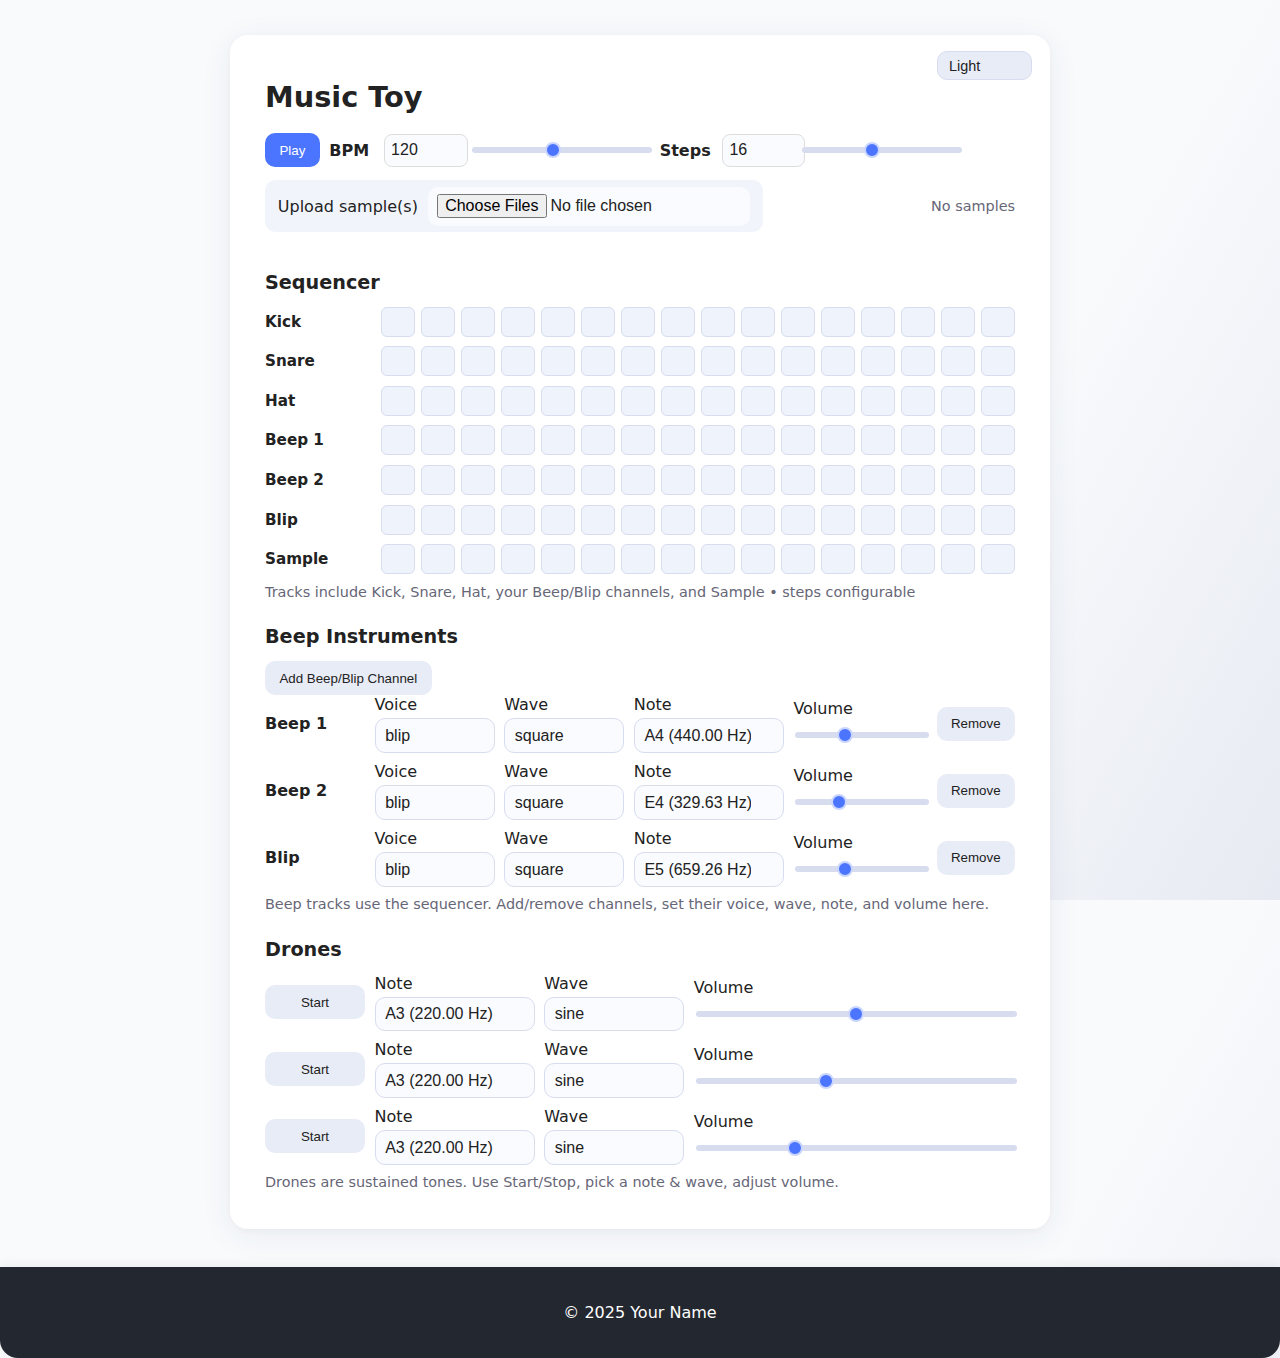
<file: index.html>
<!DOCTYPE html>
<html lang="en">
<head>
  <meta charset="UTF-8" />
  <meta name="viewport" content="width=device-width, initial-scale=1.0"/>
  <title>Music Toy — Drones, Beats & Blips</title>
  <link rel="stylesheet" href="assets/style.css">
</head>
<body>
  <main>
    <div class="theme-control">
      <label for="themeSelect" class="visually-hidden">Theme</label>
      <select id="themeSelect" class="theme-select" aria-label="Theme">
        <option value="light">Light</option>
        <option value="dark">Dark</option>
        <option value="outrunner">Outrunner</option>
        <option value="vaporwave">Vaporwave</option>
      </select>
    </div>
    <h1 style="margin-top:0;">Music Toy</h1>

    <section class="controls">
      <div class="transport">
        <button id="playToggle" class="primary">Play</button>
        <div class="bpm">
          <label for="bpmInput">BPM</label>
          <input id="bpmInput" type="number" min="40" max="220" step="1" value="120">
          <input id="bpmSlider" type="range" min="40" max="220" step="1" value="120">
        </div>
        <div class="steps">
          <label for="stepsInput">Steps</label>
          <input id="stepsInput" type="number" min="4" max="32" step="1" value="16">
          <input id="stepsSlider" type="range" min="4" max="32" step="1" value="16">
        </div>
      </div>

      <div class="sample-upload">
        <label class="file">
          <span>Upload sample(s)</span>
          <input id="sampleFile" type="file" accept="audio/*" multiple>
        </label>
        <span id="sampleStatus" class="muted">No samples</span>
      </div>
    </section>

    <section id="sequencer">
      <h2>Sequencer</h2>
      <div id="grid" class="grid"></div>
      <div class="legend muted">Tracks include Kick, Snare, Hat, your Beep/Blip channels, and Sample • steps configurable</div>
    </section>

    <section id="instruments">
      <h2>Beep Instruments</h2>
      <div class="beep-actions">
        <button id="addBeep">Add Beep/Blip Channel</button>
      </div>
      <div id="instrumentsList" class="instruments-list"></div>
      <div class="legend muted">Beep tracks use the sequencer. Add/remove channels, set their voice, wave, note, and volume here.</div>
    </section>

    <section id="drones">
      <h2>Drones</h2>
      <div class="drones-list">
        <div class="drone" data-id="1">
          <button class="drone-toggle">Start</button>
          <label>
            Note
            <select class="drone-note"></select>
          </label>
          <label>
            Wave
            <select class="drone-wave">
              <option value="sine">sine</option>
              <option value="triangle">triangle</option>
              <option value="square">square</option>
              <option value="sawtooth">sawtooth</option>
            </select>
          </label>
          <label class="vol">
            Volume
            <input class="drone-vol" type="range" min="0" max="1" step="0.01" value="0.5">
          </label>
        </div>

        <div class="drone" data-id="2">
          <button class="drone-toggle">Start</button>
          <label>
            Note
            <select class="drone-note"></select>
          </label>
          <label>
            Wave
            <select class="drone-wave">
              <option value="sine">sine</option>
              <option value="triangle">triangle</option>
              <option value="square">square</option>
              <option value="sawtooth">sawtooth</option>
            </select>
          </label>
          <label class="vol">
            Volume
            <input class="drone-vol" type="range" min="0" max="1" step="0.01" value="0.4">
          </label>
        </div>

        <div class="drone" data-id="3">
          <button class="drone-toggle">Start</button>
          <label>
            Note
            <select class="drone-note"></select>
          </label>
          <label>
            Wave
            <select class="drone-wave">
              <option value="sine">sine</option>
              <option value="triangle">triangle</option>
              <option value="square">square</option>
              <option value="sawtooth">sawtooth</option>
            </select>
          </label>
          <label class="vol">
            Volume
            <input class="drone-vol" type="range" min="0" max="1" step="0.01" value="0.3">
          </label>
        </div>
      </div>
      <div class="legend muted">Drones are sustained tones. Use Start/Stop, pick a note & wave, adjust volume.</div>
    </section>
  </main>

  <footer>
    <p>&copy; 2025 Your Name</p>
  </footer>
  <script type="module" src="assets/js/main.js"></script>
</body>
</html>
</file>
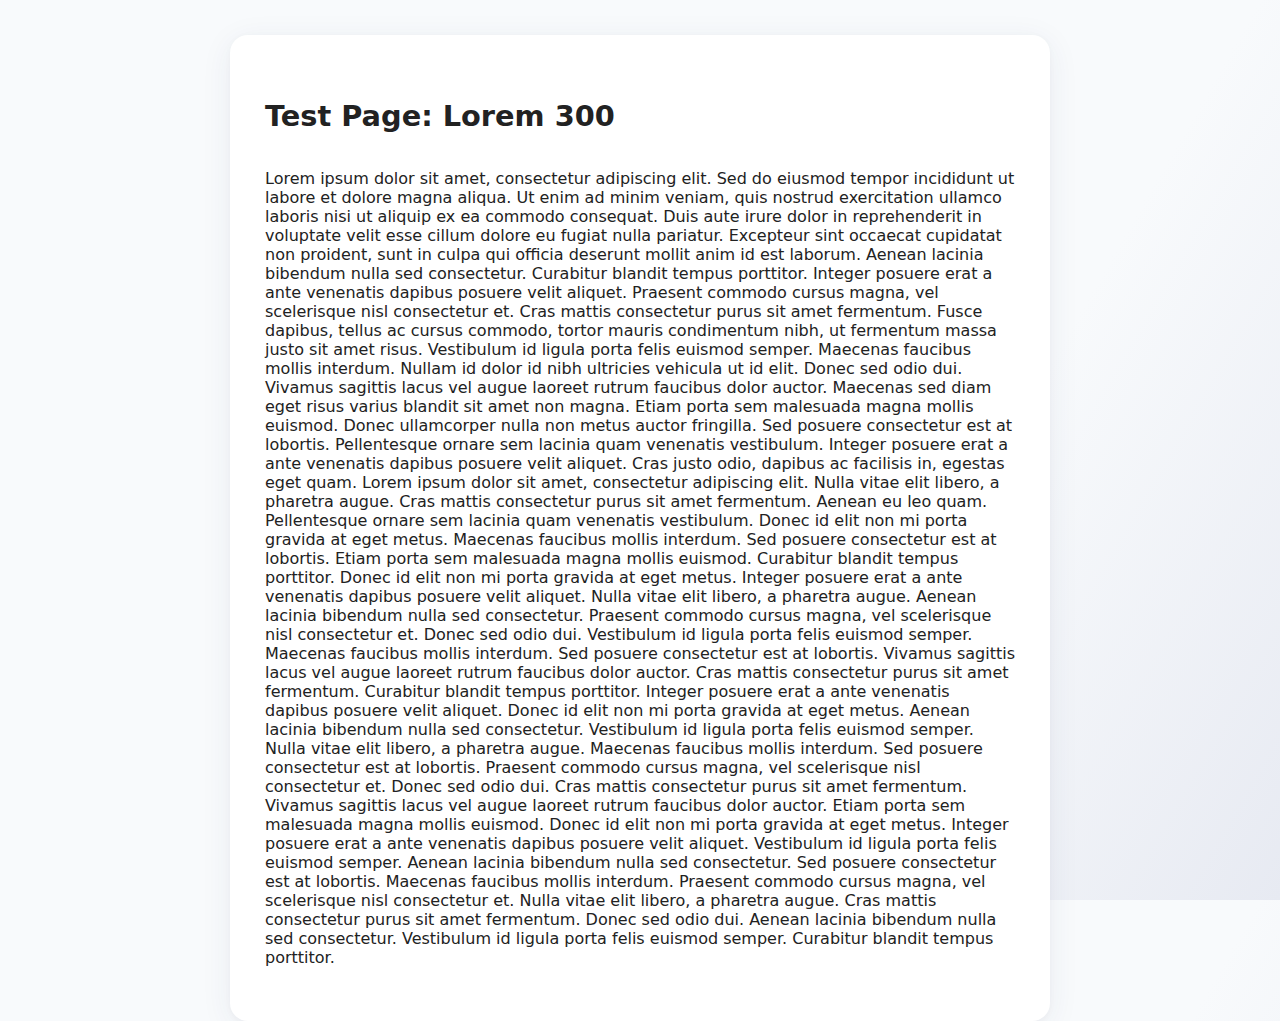
<file: test.html>
<!DOCTYPE html>
<html lang="en">
<head>
  <meta charset="UTF-8" />
  <meta name="viewport" content="width=device-width, initial-scale=1.0"/>
  <title>Test — Lorem 300</title>
  <link rel="stylesheet" href="assets/style.css">
</head>
<body>
  <main>
    <h1>Test Page: Lorem 300</h1>
    <p>
      Lorem ipsum dolor sit amet, consectetur adipiscing elit. Sed do eiusmod tempor incididunt ut labore et dolore magna aliqua. Ut enim ad minim veniam, quis nostrud exercitation ullamco laboris nisi ut aliquip ex ea commodo consequat. Duis aute irure dolor in reprehenderit in voluptate velit esse cillum dolore eu fugiat nulla pariatur. Excepteur sint occaecat cupidatat non proident, sunt in culpa qui officia deserunt mollit anim id est laborum. Aenean lacinia bibendum nulla sed consectetur. Curabitur blandit tempus porttitor. Integer posuere erat a ante venenatis dapibus posuere velit aliquet. Praesent commodo cursus magna, vel scelerisque nisl consectetur et. Cras mattis consectetur purus sit amet fermentum. Fusce dapibus, tellus ac cursus commodo, tortor mauris condimentum nibh, ut fermentum massa justo sit amet risus. Vestibulum id ligula porta felis euismod semper. Maecenas faucibus mollis interdum. Nullam id dolor id nibh ultricies vehicula ut id elit. Donec sed odio dui. Vivamus sagittis lacus vel augue laoreet rutrum faucibus dolor auctor. Maecenas sed diam eget risus varius blandit sit amet non magna. Etiam porta sem malesuada magna mollis euismod. Donec ullamcorper nulla non metus auctor fringilla. Sed posuere consectetur est at lobortis. Pellentesque ornare sem lacinia quam venenatis vestibulum. Integer posuere erat a ante venenatis dapibus posuere velit aliquet. Cras justo odio, dapibus ac facilisis in, egestas eget quam. Lorem ipsum dolor sit amet, consectetur adipiscing elit. Nulla vitae elit libero, a pharetra augue. Cras mattis consectetur purus sit amet fermentum. Aenean eu leo quam. Pellentesque ornare sem lacinia quam venenatis vestibulum. Donec id elit non mi porta gravida at eget metus. Maecenas faucibus mollis interdum. Sed posuere consectetur est at lobortis. Etiam porta sem malesuada magna mollis euismod. Curabitur blandit tempus porttitor. Donec id elit non mi porta gravida at eget metus. Integer posuere erat a ante venenatis dapibus posuere velit aliquet. Nulla vitae elit libero, a pharetra augue. Aenean lacinia bibendum nulla sed consectetur. Praesent commodo cursus magna, vel scelerisque nisl consectetur et. Donec sed odio dui. Vestibulum id ligula porta felis euismod semper. Maecenas faucibus mollis interdum. Sed posuere consectetur est at lobortis. Vivamus sagittis lacus vel augue laoreet rutrum faucibus dolor auctor. Cras mattis consectetur purus sit amet fermentum. Curabitur blandit tempus porttitor. Integer posuere erat a ante venenatis dapibus posuere velit aliquet. Donec id elit non mi porta gravida at eget metus. Aenean lacinia bibendum nulla sed consectetur. Vestibulum id ligula porta felis euismod semper. Nulla vitae elit libero, a pharetra augue. Maecenas faucibus mollis interdum. Sed posuere consectetur est at lobortis. Praesent commodo cursus magna, vel scelerisque nisl consectetur et. Donec sed odio dui. Cras mattis consectetur purus sit amet fermentum. Vivamus sagittis lacus vel augue laoreet rutrum faucibus dolor auctor. Etiam porta sem malesuada magna mollis euismod. Donec id elit non mi porta gravida at eget metus. Integer posuere erat a ante venenatis dapibus posuere velit aliquet. Vestibulum id ligula porta felis euismod semper. Aenean lacinia bibendum nulla sed consectetur. Sed posuere consectetur est at lobortis. Maecenas faucibus mollis interdum. Praesent commodo cursus magna, vel scelerisque nisl consectetur et. Nulla vitae elit libero, a pharetra augue. Cras mattis consectetur purus sit amet fermentum. Donec sed odio dui. Aenean lacinia bibendum nulla sed consectetur. Vestibulum id ligula porta felis euismod semper. Curabitur blandit tempus porttitor.
    </p>
  </main>
</body>
</html>
</file>
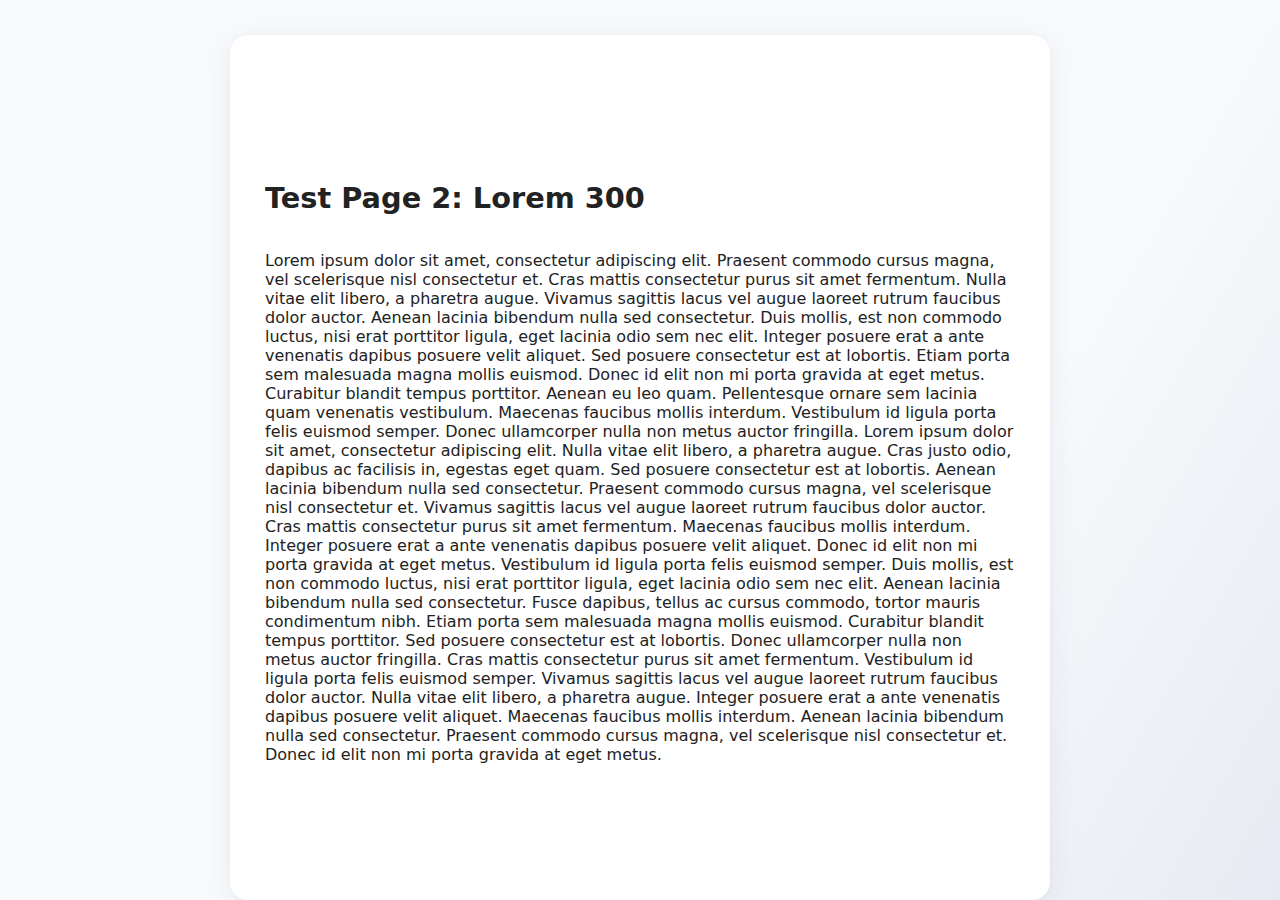
<file: test2.html>
<!DOCTYPE html>
<html lang="en">
<head>
  <meta charset="UTF-8" />
  <meta name="viewport" content="width=device-width, initial-scale=1.0"/>
  <title>Test 2 — Lorem 300</title>
  <link rel="stylesheet" href="assets/style.css">
</head>
<body>
  <main>
    <h1>Test Page 2: Lorem 300</h1>
    <p>
      Lorem ipsum dolor sit amet, consectetur adipiscing elit. Praesent commodo cursus magna, vel scelerisque nisl consectetur et. Cras mattis consectetur purus sit amet fermentum. Nulla vitae elit libero, a pharetra augue. Vivamus sagittis lacus vel augue laoreet rutrum faucibus dolor auctor. Aenean lacinia bibendum nulla sed consectetur. Duis mollis, est non commodo luctus, nisi erat porttitor ligula, eget lacinia odio sem nec elit. Integer posuere erat a ante venenatis dapibus posuere velit aliquet. Sed posuere consectetur est at lobortis. Etiam porta sem malesuada magna mollis euismod. Donec id elit non mi porta gravida at eget metus. Curabitur blandit tempus porttitor. Aenean eu leo quam. Pellentesque ornare sem lacinia quam venenatis vestibulum. Maecenas faucibus mollis interdum. Vestibulum id ligula porta felis euismod semper. Donec ullamcorper nulla non metus auctor fringilla. Lorem ipsum dolor sit amet, consectetur adipiscing elit. Nulla vitae elit libero, a pharetra augue. Cras justo odio, dapibus ac facilisis in, egestas eget quam. Sed posuere consectetur est at lobortis. Aenean lacinia bibendum nulla sed consectetur. Praesent commodo cursus magna, vel scelerisque nisl consectetur et. Vivamus sagittis lacus vel augue laoreet rutrum faucibus dolor auctor. Cras mattis consectetur purus sit amet fermentum. Maecenas faucibus mollis interdum. Integer posuere erat a ante venenatis dapibus posuere velit aliquet. Donec id elit non mi porta gravida at eget metus. Vestibulum id ligula porta felis euismod semper. Duis mollis, est non commodo luctus, nisi erat porttitor ligula, eget lacinia odio sem nec elit. Aenean lacinia bibendum nulla sed consectetur. Fusce dapibus, tellus ac cursus commodo, tortor mauris condimentum nibh. Etiam porta sem malesuada magna mollis euismod. Curabitur blandit tempus porttitor. Sed posuere consectetur est at lobortis. Donec ullamcorper nulla non metus auctor fringilla. Cras mattis consectetur purus sit amet fermentum. Vestibulum id ligula porta felis euismod semper. Vivamus sagittis lacus vel augue laoreet rutrum faucibus dolor auctor. Nulla vitae elit libero, a pharetra augue. Integer posuere erat a ante venenatis dapibus posuere velit aliquet. Maecenas faucibus mollis interdum. Aenean lacinia bibendum nulla sed consectetur. Praesent commodo cursus magna, vel scelerisque nisl consectetur et. Donec id elit non mi porta gravida at eget metus.
    </p>
  </main>
</body>
</html>
</file>
<file: assets/style.css>
html, body {
  height: 100%;
  margin: 0;
  padding: 0;
}

body {
  min-height: 100vh;
  font-family: system-ui, sans-serif;
  margin: 0;
  background: linear-gradient(120deg, #f8fafc 70%, #e7eaf2 100%);
  color: #222;
  display: flex;
  flex-direction: column;
  overflow-x: hidden;
  overflow-y: auto;
}

header {
  background: #23272f;
  color: #fff;
  padding: 1.2rem 0 1.2rem;
  text-align: center;
  letter-spacing: 0.02em;
  box-shadow: 0 2px 10px rgba(40,40,40,0.04);
}

main {
  flex: 1 0 auto;
  max-width: 750px;
  width: 100%;
  margin: 2.2rem auto 0 auto;
  background: #fff;
  padding: 2.8rem 2.2rem 2.4rem;
  border-radius: 18px;
  box-shadow: 0 6px 32px 0 rgba(42,54,96,0.07), 0 1.5px 6px 0 rgba(0,0,0,0.03);
  display: flex;
  flex-direction: column;
  justify-content: center;
  min-height: 65vh;
  position: relative;
  overflow: visible;
}

footer {
  background: #23272f;
  color: #fff;
  text-align: center;
  padding: 1.25rem 0;
  margin-top: 2.4rem;
  border-radius: 0 0 18px 18px;
  font-size: 1rem;
  box-shadow: 0 -2px 12px 0 rgba(40,40,40,0.06);
  flex-shrink: 0;
}

@media (max-width: 850px) {
  main {
    max-width: 98vw;
    padding: 1.2rem 1rem 1.3rem;
  }

}

/* UI additions */
h1 { font-size: 1.8rem; }
h2 { font-size: 1.2rem; margin: 1.6rem 0 0.8rem; }

.controls {
  display: grid;
  grid-template-columns: 1fr;
  gap: 0.8rem;
  margin-bottom: 0.8rem;
}

.transport {
  display: flex;
  align-items: center;
  gap: 0.8rem;
}

button {
  appearance: none;
  border: 0;
  background: #e8ecf7;
  color: #222;
  padding: 0.6rem 0.9rem;
  border-radius: 10px;
  cursor: pointer;
  transition: background 0.2s ease;
}
button:hover { background: #dfe4f4; }
button.primary { background: #4b74ff; color: #fff; }
button.primary:hover { background: #3f65e6; }

.muted { color: #667; font-size: 0.9rem; }

.bpm { display: flex; align-items: center; gap: 0.6rem; }
.bpm input[type="number"] { width: 70px; padding: 0.4rem; border: 1px solid #ddd; border-radius: 8px; }
.bpm input[type="range"] { width: 180px; }

.steps { display: flex; align-items: center; gap: 0.6rem; }
.steps input[type="number"] { width: 68px; padding: 0.4rem; border: 1px solid #ddd; border-radius: 8px; }
.steps input[type="range"] { width: 160px; }

.sample-upload {
  display: flex;
  align-items: center;
  justify-content: space-between;
  gap: 0.6rem;
}
.sample-upload .file {
  display: inline-flex;
  align-items: center;
  gap: 0.6rem;
  background: #f1f5fb;
  padding: 0.4rem 0.8rem;
  border-radius: 10px;
}
.sample-upload input[type="file"] {
  border: 0;
}

.grid {
  display: grid;
  gap: 0.5rem;
}
.grid-actions { display: flex; gap: 0.5rem; margin-bottom: 0.5rem; }
.row {
  display: grid;
  grid-template-columns: 110px repeat(16, 1fr);
  gap: 0.35rem;
  align-items: center;
}
.track-label {
  font-weight: 600;
  font-size: 0.95rem;
}

.cell {
  height: 28px;
  background: #eff3fb;
  border: 1px solid #d7dcef;
  border-radius: 6px;
  cursor: pointer;
  transition: background 0.15s ease, border-color 0.15s ease, box-shadow 0.15s ease;
}
.cell.active { background: #4b74ff; border-color: #3f65e6; }
.cell.active { box-shadow: 0 0 0 2px rgba(75,116,255,0.2) inset; }
.cell.is-current {
  outline: 2px solid #7ea2ff;
  outline-offset: -2px;
}

.legend { margin-top: 0.6rem; }

.drones-list {
  display: grid;
  grid-template-columns: 1fr;
  gap: 0.5rem;
}
.drone {
  display: grid;
  grid-template-columns: 100px 140px 120px 1fr;
  gap: 0.6rem;
  align-items: center;
}
.drone select, .drone input[type="range"] {
  width: 100%;
}
.drone .vol input[type="range"] { width: 100%; }

/* Beep instruments */
.beep-actions { display: flex; gap: 0.5rem; align-items: center; }
.instruments-list {
  display: grid;
  grid-template-columns: 1fr;
  gap: 0.5rem;
}
.inst {
  display: grid;
  grid-template-columns: 90px 120px 120px 140px 1fr auto;
  gap: 0.6rem;
  align-items: center;
}
.inst-label { font-weight: 600; }
.inst select, .inst input[type="range"] { width: 100%; }
.inst .remove-btn { justify-self: end; }

/* Global input/select styling */
input[type="text"],
input[type="number"],
input[type="email"],
input[type="file"],
select,
textarea {
  appearance: none;
  background: #f9fbfe;
  border: 1px solid #d7dcef;
  color: #222;
  font-size: 16px; /* avoid iOS zoom and improve readability on mobile */
  padding: 0.48rem 0.6rem;
  border-radius: 10px;
  outline: none;
  transition: border-color 0.15s ease, box-shadow 0.15s ease, background 0.15s ease;
}

select { padding-right: 2rem; }
select:focus,
input[type="text"]:focus,
input[type="number"]:focus,
input[type="email"]:focus,
textarea:focus {
  border-color: #4b74ff;
  box-shadow: 0 0 0 2px rgba(75,116,255,0.15);
  background: #f6f9ff;
}

/* Better range styling */
input[type="range"] {
  -webkit-appearance: none;
  appearance: none;
  width: 100%;
  height: 22px;
  background: transparent;
}
input[type="range"]::-webkit-slider-runnable-track {
  height: 6px;
  background: #d7dcef;
  border-radius: 8px;
}
input[type="range"]::-webkit-slider-thumb {
  -webkit-appearance: none;
  appearance: none;
  width: 16px;
  height: 16px;
  background: #4b74ff;
  border: 2px solid #cbd6ff;
  border-radius: 50%;
  margin-top: -5px; /* align with track */
  cursor: pointer;
}
input[type="range"]::-moz-range-track {
  height: 6px;
  background: #d7dcef;
  border-radius: 8px;
}
input[type="range"]::-moz-range-thumb {
  width: 16px;
  height: 16px;
  background: #4b74ff;
  border: 2px solid #cbd6ff;
  border-radius: 50%;
  cursor: pointer;
}

/* Theme toggle button */
.theme-toggle {
  position: absolute;
  top: 16px;
  right: 18px;
  appearance: none;
  border: 0;
  background: #e8ecf7;
  color: #222;
  padding: 0.4rem 0.7rem;
  border-radius: 10px;
  cursor: pointer;
  transition: background 0.2s ease;
  font-size: 0.9rem;
}
.theme-toggle:hover { background: #dfe4f4; }

/* Dark mode */
body.dark {
  background: linear-gradient(120deg, #0e1219 70%, #181e2b 100%);
  color: #e7ebf4;
}
body.dark main {
  background: #10151f;
  box-shadow: 0 6px 32px 0 rgba(0,0,0,0.35), 0 1.5px 6px 0 rgba(0,0,0,0.25);
}
body.dark footer {
  background: #121825;
  color: #e7ebf4;
  box-shadow: 0 -2px 12px 0 rgba(0,0,0,0.35);
}
body.dark .muted { color: #a5adba; }

body.dark button {
  background: #2a3140;
  color: #e7ebf4;
}
body.dark button:hover { background: #384054; }
body.dark button.primary { background: #4b74ff; color: #fff; }

body.dark .grid .cell {
  background: #1a2030;
  border-color: #2f374a;
}
body.dark .cell.active {
  background: #4b74ff;
  border-color: #3f65e6;
  box-shadow: 0 0 0 2px rgba(75,116,255,0.33) inset;
}
body.dark .cell.is-current {
  outline: 2px solid #7ea2ff;
  outline-offset: -2px;
}

/* Inputs in dark mode */
body.dark input[type="text"],
body.dark input[type="number"],
body.dark input[type="email"],
body.dark input[type="file"],
body.dark select,
body.dark textarea {
  background: #131924;
  border-color: #2f374a;
  color: #e7ebf4;
}
body.dark select:focus,
body.dark input[type="text"]:focus,
body.dark input[type="number"]:focus,
body.dark input[type="email"]:focus,
body.dark textarea:focus {
  border-color: #7ea2ff;
  box-shadow: 0 0 0 2px rgba(126,162,255,0.25);
}

body.dark input[type="range"]::-webkit-slider-runnable-track { background: #2f374a; }
body.dark input[type="range"]::-webkit-slider-thumb {
  background: #7ea2ff;
  border: 2px solid #cbd6ff;
}
body.dark input[type="range"]::-moz-range-track { background: #2f374a; }
body.dark input[type="range"]::-moz-range-thumb {
  background: #7ea2ff;
  border: 2px solid #cbd6ff;
}

/* Component-specific dark tweaks */
body.dark .sample-upload .file { background: #202636; }

/* Theme selector */
.theme-control {
  position: absolute;
  top: 16px;
  right: 18px;
}
.visually-hidden {
  position: absolute !important;
  width: 1px !important;
  height: 1px !important;
  padding: 0 !important;
  margin: -1px !important;
  overflow: hidden !important;
  clip: rect(0, 0, 0, 0) !important;
  white-space: nowrap !important;
  border: 0 !important;
}
.theme-select {
  appearance: none;
  border: 1px solid #d7dcef;
  background: #e8ecf7;
  color: #222;
  padding: 0.35rem 0.7rem;
  border-radius: 10px;
  cursor: pointer;
  transition: background 0.2s ease, border-color 0.15s ease, box-shadow 0.15s ease;
  font-size: 0.9rem;
}
.theme-select:hover { background: #dfe4f4; }
.theme-select:focus {
  border-color: #4b74ff;
  box-shadow: 0 0 0 2px rgba(75,116,255,0.15);
}

/* Outrunner theme — purples, dark blues, orange accents */
body.theme-outrunner {
  background: linear-gradient(120deg, #0b1020 65%, #1a1033 100%);
  color: #eef2ff;
}
body.theme-outrunner main {
  background: #0e1324;
  box-shadow: 0 10px 40px rgba(0,0,0,0.5);
}
body.theme-outrunner footer {
  background: #10162b;
  color: #e7ebf4;
  box-shadow: 0 -2px 12px rgba(0,0,0,0.4);
}
body.theme-outrunner .muted { color: #b5bed3; }

body.theme-outrunner button {
  background: #251e3e;
  color: #e7ebf4;
}
body.theme-outrunner button:hover { background: #312754; }
body.theme-outrunner button.primary { background: #ff7a00; color: #fff; }
body.theme-outrunner button.primary:hover { background: #e76b00; }

body.theme-outrunner .grid .cell {
  background: #141a2b;
  border-color: #2f374a;
}
body.theme-outrunner .cell.active {
  background: #ff7a00;
  border-color: #e76b00;
  box-shadow: 0 0 0 2px rgba(255,122,0,0.35) inset;
}
body.theme-outrunner .cell.is-current {
  outline: 2px solid #ffc27a;
  outline-offset: -2px;
}

/* Inputs in Outrunner */
body.theme-outrunner input[type="text"],
body.theme-outrunner input[type="number"],
body.theme-outrunner input[type="email"],
body.theme-outrunner input[type="file"],
body.theme-outrunner select,
body.theme-outrunner textarea {
  background: #131924;
  border-color: #2f374a;
  color: #e7ebf4;
}
body.theme-outrunner select:focus,
body.theme-outrunner input[type="text"]:focus,
body.theme-outrunner input[type="number"]:focus,
body.theme-outrunner input[type="email"]:focus,
body.theme-outrunner textarea:focus {
  border-color: #ff9b43;
  box-shadow: 0 0 0 2px rgba(255,155,67,0.25);
}
body.theme-outrunner input[type="range"]::-webkit-slider-runnable-track { background: #2f374a; }
body.theme-outrunner input[type="range"]::-webkit-slider-thumb {
  background: #ff7a00;
  border: 2px solid #ffc27a;
}
body.theme-outrunner input[type="range"]::-moz-range-track { background: #2f374a; }
body.theme-outrunner input[type="range"]::-moz-range-thumb {
  background: #ff7a00;
  border: 2px solid #ffc27a;
}
body.theme-outrunner .sample-upload .file { background: #202636; }

/* Vaporwave theme — pinks and teal accents */
body.theme-vaporwave {
  background: linear-gradient(120deg, #ffa6c6 60%, #00dcc3 100%);
  color: #1b1430;
}
body.theme-vaporwave main {
  background: #ffffff;
  box-shadow: 0 10px 40px rgba(167,1,94,0.25), 0 4px 16px rgba(0,220,195,0.15);
}
body.theme-vaporwave footer {
  background: #ffeaf2;
  color: #1b1430;
  box-shadow: 0 -2px 12px rgba(167,1,94,0.2);
}
body.theme-vaporwave .muted { color: #6b5a88; }

body.theme-vaporwave button {
  background: #ffe0ec;
  color: #1b1430;
}
body.theme-vaporwave button:hover { background: #ffd3e4; }
body.theme-vaporwave button.primary { background: #a7015e; color: #fff; }
body.theme-vaporwave button.primary:hover { background: #91014f; }

body.theme-vaporwave .grid .cell {
  background: #fff3f8;
  border-color: #ffd3e4;
}
body.theme-vaporwave .cell.active {
  background: #a7015e;
  border-color: #91014f;
  box-shadow: 0 0 0 2px rgba(167,1,94,0.25) inset;
}
body.theme-vaporwave .cell.is-current {
  outline: 2px solid #00dcc3;
  outline-offset: -2px;
}

/* Inputs in Vaporwave */
body.theme-vaporwave input[type="text"],
body.theme-vaporwave input[type="number"],
body.theme-vaporwave input[type="email"],
body.theme-vaporwave input[type="file"],
body.theme-vaporwave select,
body.theme-vaporwave textarea {
  background: #fff5f8;
  border-color: #ffd3e4;
  color: #1b1430;
}
body.theme-vaporwave select:focus,
body.theme-vaporwave input[type="text"]:focus,
body.theme-vaporwave input[type="number"]:focus,
body.theme-vaporwave input[type="email"]:focus,
body.theme-vaporwave textarea:focus {
  border-color: #00dcc3;
  box-shadow: 0 0 0 2px rgba(0,220,195,0.25);
}
body.theme-vaporwave input[type="range"]::-webkit-slider-runnable-track { background: #ffd3e4; }
body.theme-vaporwave input[type="range"]::-webkit-slider-thumb {
  background: #00dcc3;
  border: 2px solid #b6fff4;
}
body.theme-vaporwave input[type="range"]::-moz-range-track { background: #ffd3e4; }
body.theme-vaporwave input[type="range"]::-moz-range-thumb {
  background: #00dcc3;
  border: 2px solid #b6fff4;
}
body.theme-vaporwave .sample-upload .file { background: #ffeaf2; }

/* Alignment & spacing polish */
:root {
  --space-1: 0.25rem;
  --space-2: 0.4rem;
  --space-3: 0.6rem;
  --space-4: 0.8rem;
  --space-5: 1rem;
}

/* Global section spacing */
.controls { gap: var(--space-4); }
.grid { gap: var(--space-3); }
.legend { margin-top: var(--space-3); }

/* Transport alignment: label + number + slider */
.transport { gap: var(--space-3); }
.bpm {
  display: grid;
  grid-template-columns: 48px 80px 180px;
  align-items: center;
  gap: var(--space-2);
}
.steps {
  display: grid;
  grid-template-columns: 56px 72px 160px;
  align-items: center;
  gap: var(--space-2);
}
.bpm label, .steps label { font-weight: 600; }

/* Sample upload alignment */
.sample-upload {
  display: grid;
  grid-template-columns: auto 1fr;
  align-items: center;
  gap: var(--space-3);
}
#sampleStatus { justify-self: end; }

/* Instruments alignment */
.instruments-list { gap: var(--space-3); }
.inst {
  grid-template-columns: 100px 120px 120px 150px 1fr auto;
  gap: var(--space-3);
}
.inst label, .drone label {
  display: grid;
  grid-template-rows: auto auto;
  gap: var(--space-1);
}
.inst .remove-btn { align-self: center; }

/* Drones alignment */
.drones-list { gap: var(--space-3); }
.drone {
  grid-template-columns: 100px 160px 140px 1fr;
  gap: var(--space-3);
}

/* Mobile-friendly layout */
@media (max-width: 640px) {
  main {
    max-width: 100vw;
    margin-top: 1rem;
    padding: 1rem 0.75rem 1rem;
    border-radius: 14px;
  }

  .transport {
    flex-direction: column;
    align-items: stretch;
    gap: var(--space-2);
  }

  .bpm, .steps {
    grid-template-columns: 56px 1fr;
    gap: var(--space-2);
  }
  .bpm input[type="range"], .steps input[type="range"] {
    grid-column: 1 / -1;
    width: 100%;
  }
  .bpm input[type="number"], .steps input[type="number"] {
    width: 100%;
  }

  .sample-upload {
    grid-template-columns: 1fr;
    gap: var(--space-2);
  }
  #sampleStatus { justify-self: start; }

  .instruments-list { gap: var(--space-2); }
  .inst { grid-template-columns: 1fr; }
  .inst .remove-btn { justify-self: end; }

  .drone { grid-template-columns: 100px 1fr; }
  .drone .vol { grid-column: 1 / -1; }

  .grid {
    overflow-x: auto;
    padding-bottom: 0.25rem;
    -webkit-overflow-scrolling: touch;
  }
  .cell {
    min-width: 28px;
    height: 32px;
  }

  .theme-control { top: 10px; right: 10px; }
}
</file>
